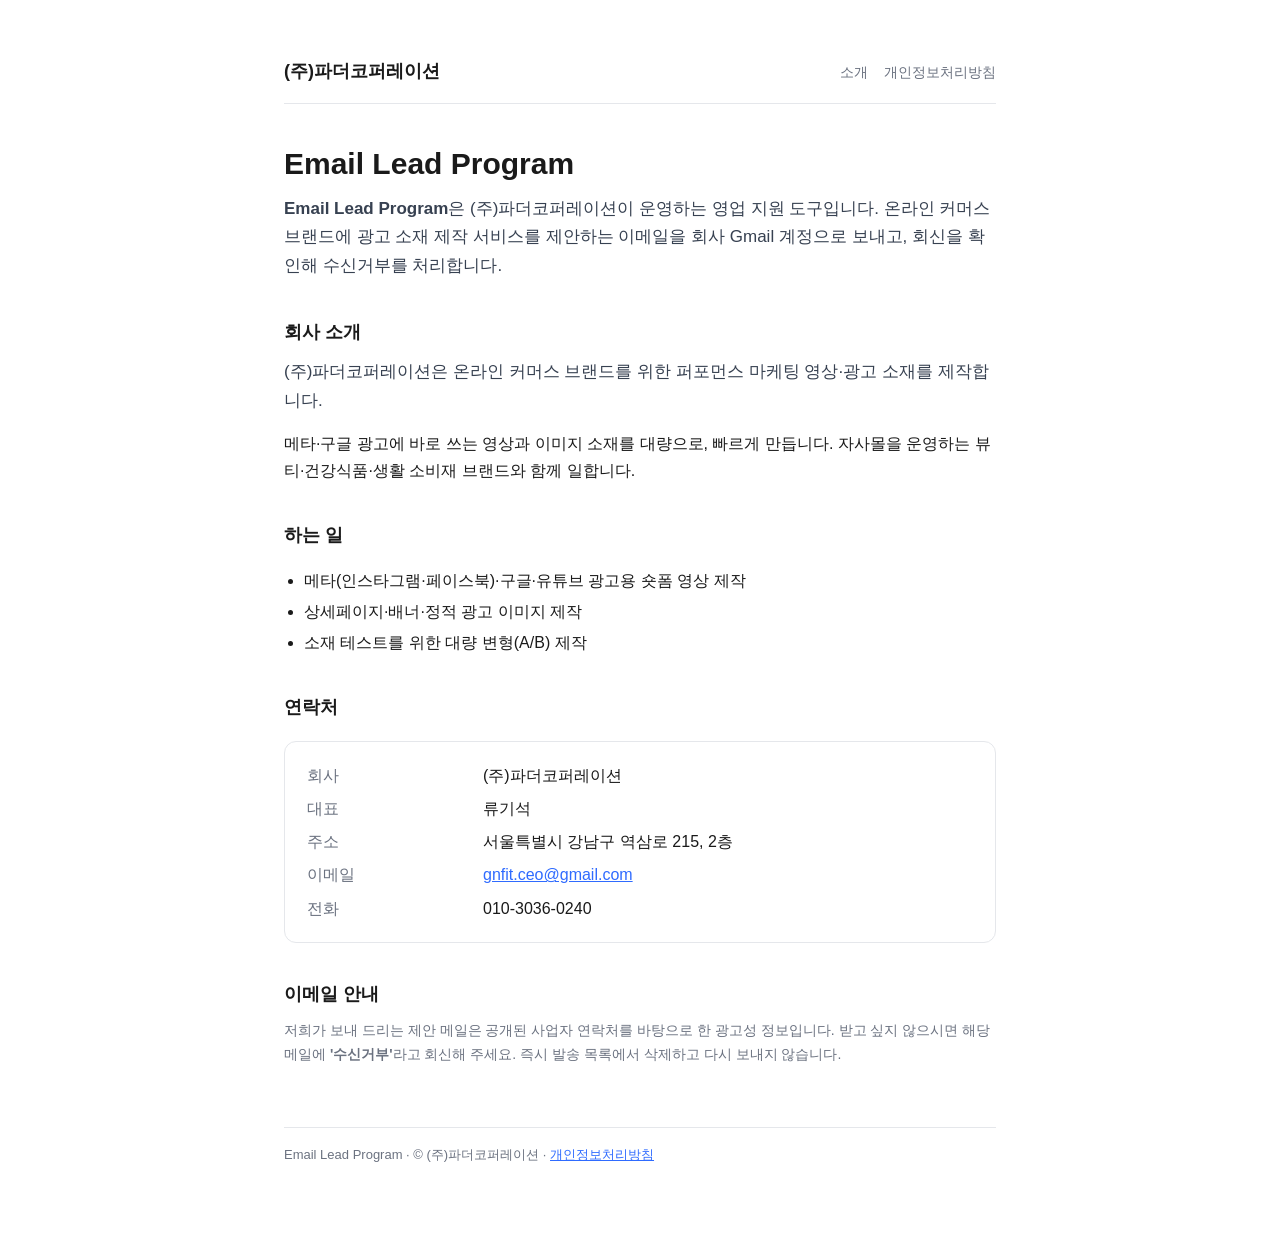
<file: index.html>
<!doctype html>
<html lang="ko">
<head>
<meta charset="utf-8">
<meta name="google-site-verification" content="jhURGTkCRHa6uBPgFez4ztRFSmEDfyLo6V2YtNZRNiE" />
<meta name="viewport" content="width=device-width, initial-scale=1">
<title>Email Lead Program — (주)파더코퍼레이션</title>
<meta name="description" content="Email Lead Program — (주)파더코퍼레이션의 영업 지원 도구. 온라인 커머스 브랜드를 위한 퍼포먼스 마케팅 영상·광고 소재 제작.">
<meta name="application-name" content="Email Lead Program">
<link rel="stylesheet" href="style.css">
</head>
<body>
<div class="wrap">
<header>
  <a class="brand" href="./">(주)파더코퍼레이션</a>
  <nav><a href="./">소개</a><a href="privacy.html">개인정보처리방침</a></nav>
</header>

<h1>Email Lead Program</h1>
<p class="lead"><b>Email Lead Program</b>은 (주)파더코퍼레이션이 운영하는 영업 지원 도구입니다.
온라인 커머스 브랜드에 광고 소재 제작 서비스를 제안하는 이메일을 회사 Gmail 계정으로 보내고,
회신을 확인해 수신거부를 처리합니다.</p>

<h2>회사 소개</h2>
<p class="lead">(주)파더코퍼레이션은 온라인 커머스 브랜드를 위한 퍼포먼스 마케팅 영상·광고 소재를 제작합니다.</p>
<p>메타·구글 광고에 바로 쓰는 영상과 이미지 소재를 대량으로, 빠르게 만듭니다.
자사몰을 운영하는 뷰티·건강식품·생활 소비재 브랜드와 함께 일합니다.</p>

<h2>하는 일</h2>
<ul>
  <li>메타(인스타그램·페이스북)·구글·유튜브 광고용 숏폼 영상 제작</li>
  <li>상세페이지·배너·정적 광고 이미지 제작</li>
  <li>소재 테스트를 위한 대량 변형(A/B) 제작</li>
</ul>

<h2>연락처</h2>
<div class="card">
  <dl>
    <dt>회사</dt><dd>(주)파더코퍼레이션</dd>
    <dt>대표</dt><dd>류기석</dd>
    <dt>주소</dt><dd>서울특별시 강남구 역삼로 215, 2층</dd>
    <dt>이메일</dt><dd><a href="mailto:gnfit.ceo@gmail.com">gnfit.ceo@gmail.com</a></dd>
    <dt>전화</dt><dd>010-3036-0240</dd>
  </dl>
</div>

<h2>이메일 안내</h2>
<p class="muted">저희가 보내 드리는 제안 메일은 공개된 사업자 연락처를 바탕으로 한 광고성 정보입니다.
받고 싶지 않으시면 해당 메일에 <b>'수신거부'</b>라고 회신해 주세요. 즉시 발송 목록에서 삭제하고 다시 보내지 않습니다.</p>

<footer>Email Lead Program · © (주)파더코퍼레이션 · <a href="privacy.html">개인정보처리방침</a></footer>
</div>
</body>
</html>
</file>
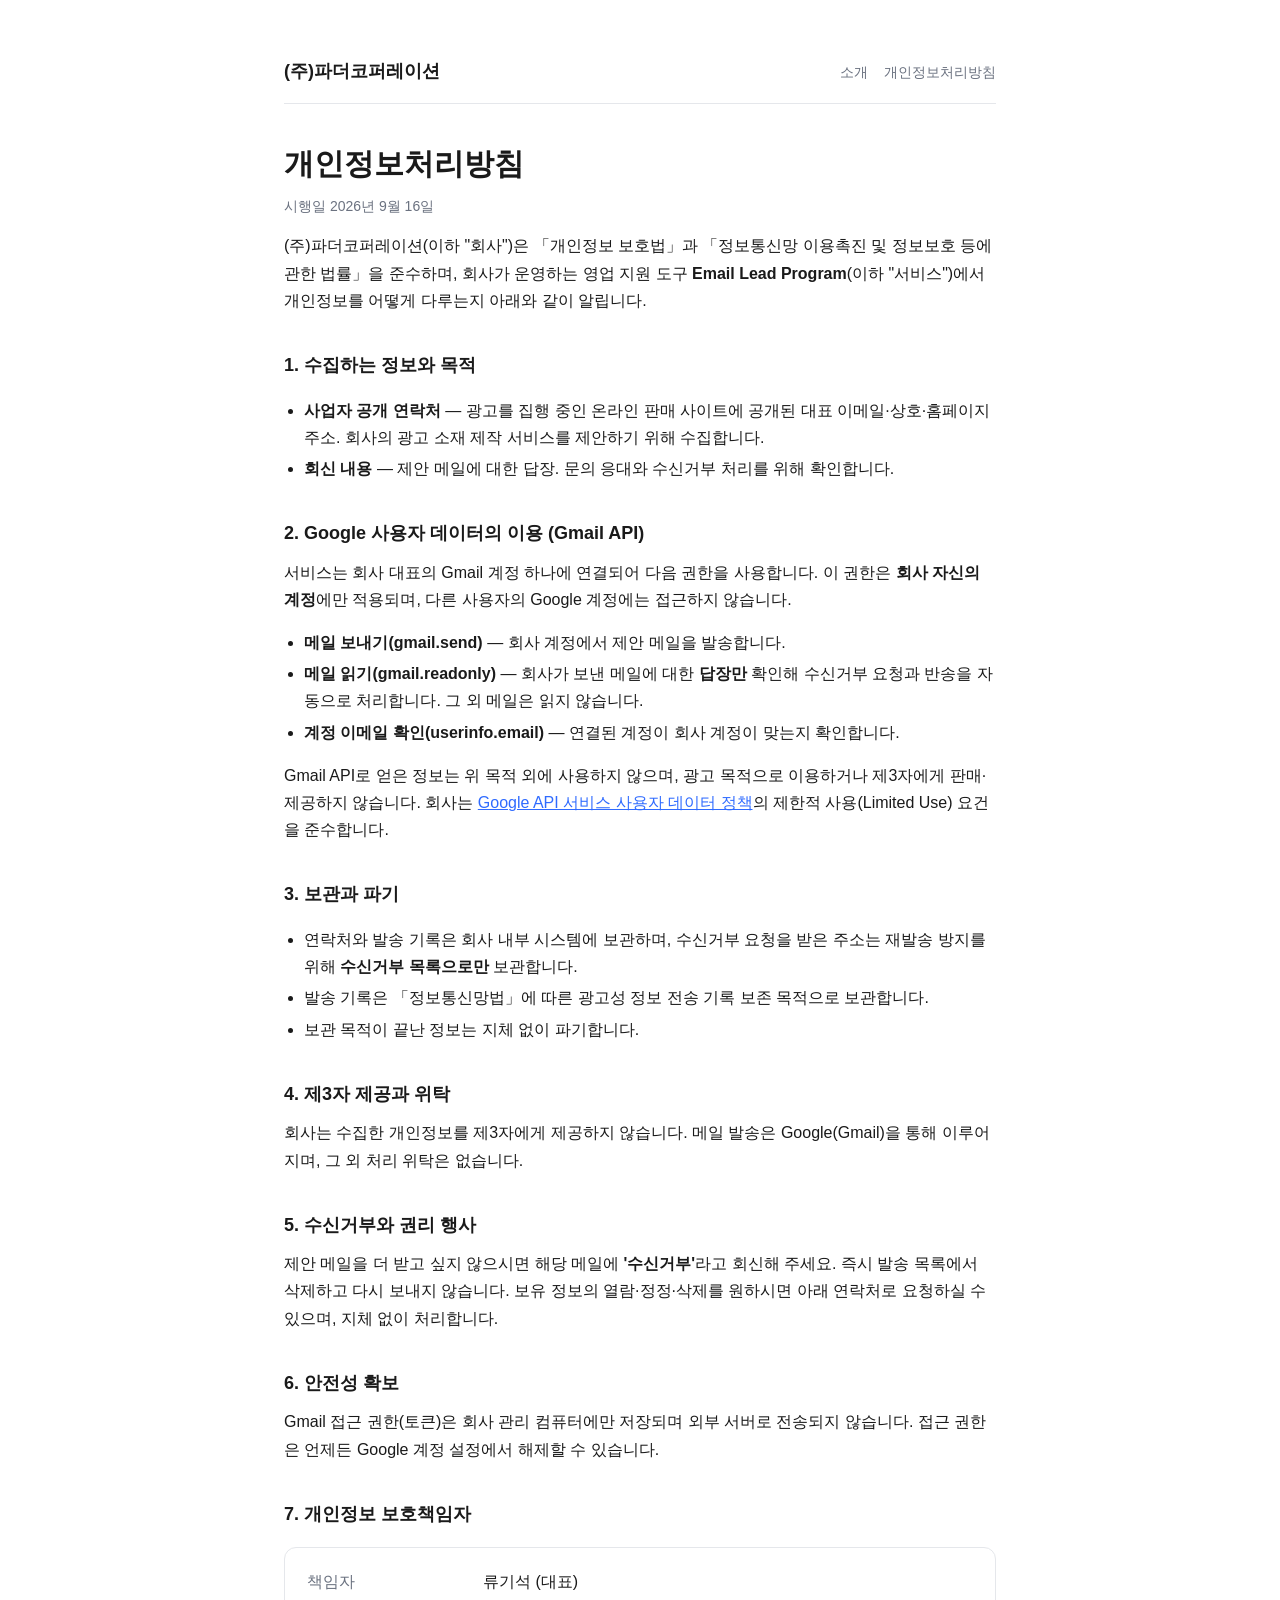
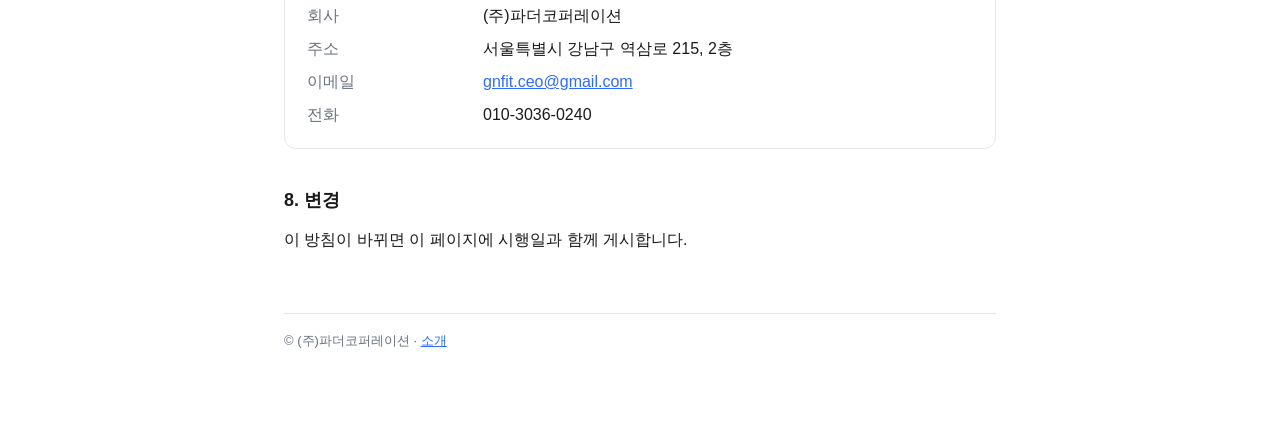
<file: privacy.html>
<!doctype html>
<html lang="ko">
<head>
<meta charset="utf-8">
<meta name="google-site-verification" content="jhURGTkCRHa6uBPgFez4ztRFSmEDfyLo6V2YtNZRNiE" />
<meta name="viewport" content="width=device-width, initial-scale=1">
<title>개인정보처리방침 — Email Lead Program · (주)파더코퍼레이션</title>
<link rel="stylesheet" href="style.css">
</head>
<body>
<div class="wrap">
<header>
  <a class="brand" href="./">(주)파더코퍼레이션</a>
  <nav><a href="./">소개</a><a href="privacy.html">개인정보처리방침</a></nav>
</header>

<h1>개인정보처리방침</h1>
<p class="muted">시행일 2026년 9월 16일</p>

<p>(주)파더코퍼레이션(이하 "회사")은 「개인정보 보호법」과 「정보통신망 이용촉진 및 정보보호 등에 관한 법률」을 준수하며,
회사가 운영하는 영업 지원 도구 <b>Email Lead Program</b>(이하 "서비스")에서 개인정보를 어떻게 다루는지 아래와 같이 알립니다.</p>

<h2>1. 수집하는 정보와 목적</h2>
<ul>
  <li><b>사업자 공개 연락처</b> — 광고를 집행 중인 온라인 판매 사이트에 공개된 대표 이메일·상호·홈페이지 주소. 회사의 광고 소재 제작 서비스를 제안하기 위해 수집합니다.</li>
  <li><b>회신 내용</b> — 제안 메일에 대한 답장. 문의 응대와 수신거부 처리를 위해 확인합니다.</li>
</ul>

<h2>2. Google 사용자 데이터의 이용 (Gmail API)</h2>
<p>서비스는 회사 대표의 Gmail 계정 하나에 연결되어 다음 권한을 사용합니다. 이 권한은 <b>회사 자신의 계정</b>에만 적용되며, 다른 사용자의 Google 계정에는 접근하지 않습니다.</p>
<ul>
  <li><b>메일 보내기(gmail.send)</b> — 회사 계정에서 제안 메일을 발송합니다.</li>
  <li><b>메일 읽기(gmail.readonly)</b> — 회사가 보낸 메일에 대한 <b>답장만</b> 확인해 수신거부 요청과 반송을 자동으로 처리합니다. 그 외 메일은 읽지 않습니다.</li>
  <li><b>계정 이메일 확인(userinfo.email)</b> — 연결된 계정이 회사 계정이 맞는지 확인합니다.</li>
</ul>
<p>Gmail API로 얻은 정보는 위 목적 외에 사용하지 않으며, 광고 목적으로 이용하거나 제3자에게 판매·제공하지 않습니다.
회사는 <a href="https://developers.google.com/terms/api-services-user-data-policy" target="_blank" rel="noopener">Google API 서비스 사용자 데이터 정책</a>의 제한적 사용(Limited Use) 요건을 준수합니다.</p>

<h2>3. 보관과 파기</h2>
<ul>
  <li>연락처와 발송 기록은 회사 내부 시스템에 보관하며, 수신거부 요청을 받은 주소는 재발송 방지를 위해 <b>수신거부 목록으로만</b> 보관합니다.</li>
  <li>발송 기록은 「정보통신망법」에 따른 광고성 정보 전송 기록 보존 목적으로 보관합니다.</li>
  <li>보관 목적이 끝난 정보는 지체 없이 파기합니다.</li>
</ul>

<h2>4. 제3자 제공과 위탁</h2>
<p>회사는 수집한 개인정보를 제3자에게 제공하지 않습니다. 메일 발송은 Google(Gmail)을 통해 이루어지며, 그 외 처리 위탁은 없습니다.</p>

<h2>5. 수신거부와 권리 행사</h2>
<p>제안 메일을 더 받고 싶지 않으시면 해당 메일에 <b>'수신거부'</b>라고 회신해 주세요. 즉시 발송 목록에서 삭제하고 다시 보내지 않습니다.
보유 정보의 열람·정정·삭제를 원하시면 아래 연락처로 요청하실 수 있으며, 지체 없이 처리합니다.</p>

<h2>6. 안전성 확보</h2>
<p>Gmail 접근 권한(토큰)은 회사 관리 컴퓨터에만 저장되며 외부 서버로 전송되지 않습니다. 접근 권한은 언제든 Google 계정 설정에서 해제할 수 있습니다.</p>

<h2>7. 개인정보 보호책임자</h2>
<div class="card">
  <dl>
    <dt>책임자</dt><dd>류기석 (대표)</dd>
    <dt>회사</dt><dd>(주)파더코퍼레이션</dd>
    <dt>주소</dt><dd>서울특별시 강남구 역삼로 215, 2층</dd>
    <dt>이메일</dt><dd><a href="mailto:gnfit.ceo@gmail.com">gnfit.ceo@gmail.com</a></dd>
    <dt>전화</dt><dd>010-3036-0240</dd>
  </dl>
</div>

<h2>8. 변경</h2>
<p>이 방침이 바뀌면 이 페이지에 시행일과 함께 게시합니다.</p>

<footer>© (주)파더코퍼레이션 · <a href="./">소개</a></footer>
</div>
</body>
</html>
</file>
<file: style.css>
:root{--ink:#1a1a1a;--muted:#6b7280;--accent:#2f6bff;--line:#e5e7eb;--bg:#fff}
*{box-sizing:border-box}
body{margin:0;font-family:-apple-system,BlinkMacSystemFont,"Apple SD Gothic Neo","Pretendard","Noto Sans KR",sans-serif;color:var(--ink);background:var(--bg);line-height:1.7}
.wrap{max-width:760px;margin:0 auto;padding:56px 24px 80px}
header{display:flex;align-items:baseline;justify-content:space-between;gap:16px;margin-bottom:40px;padding-bottom:16px;border-bottom:1px solid var(--line)}
header .brand{font-weight:700;font-size:18px;text-decoration:none;color:var(--ink)}
header nav a{color:var(--muted);text-decoration:none;margin-left:16px;font-size:14px}
header nav a:hover{color:var(--accent)}
h1{font-size:30px;line-height:1.3;margin:0 0 12px}
h2{font-size:18px;margin:36px 0 10px}
p{margin:0 0 14px}
.lead{font-size:17px;color:#374151}
.muted{color:var(--muted);font-size:14px}
ul{padding-left:20px}
li{margin:4px 0}
.card{border:1px solid var(--line);border-radius:12px;padding:20px 22px;margin:18px 0}
dl{display:grid;grid-template-columns:120px 1fr;gap:6px 16px;margin:0}
dt{color:var(--muted)}
footer{margin-top:60px;padding-top:16px;border-top:1px solid var(--line);color:var(--muted);font-size:13px}
a{color:var(--accent)}
</file>
